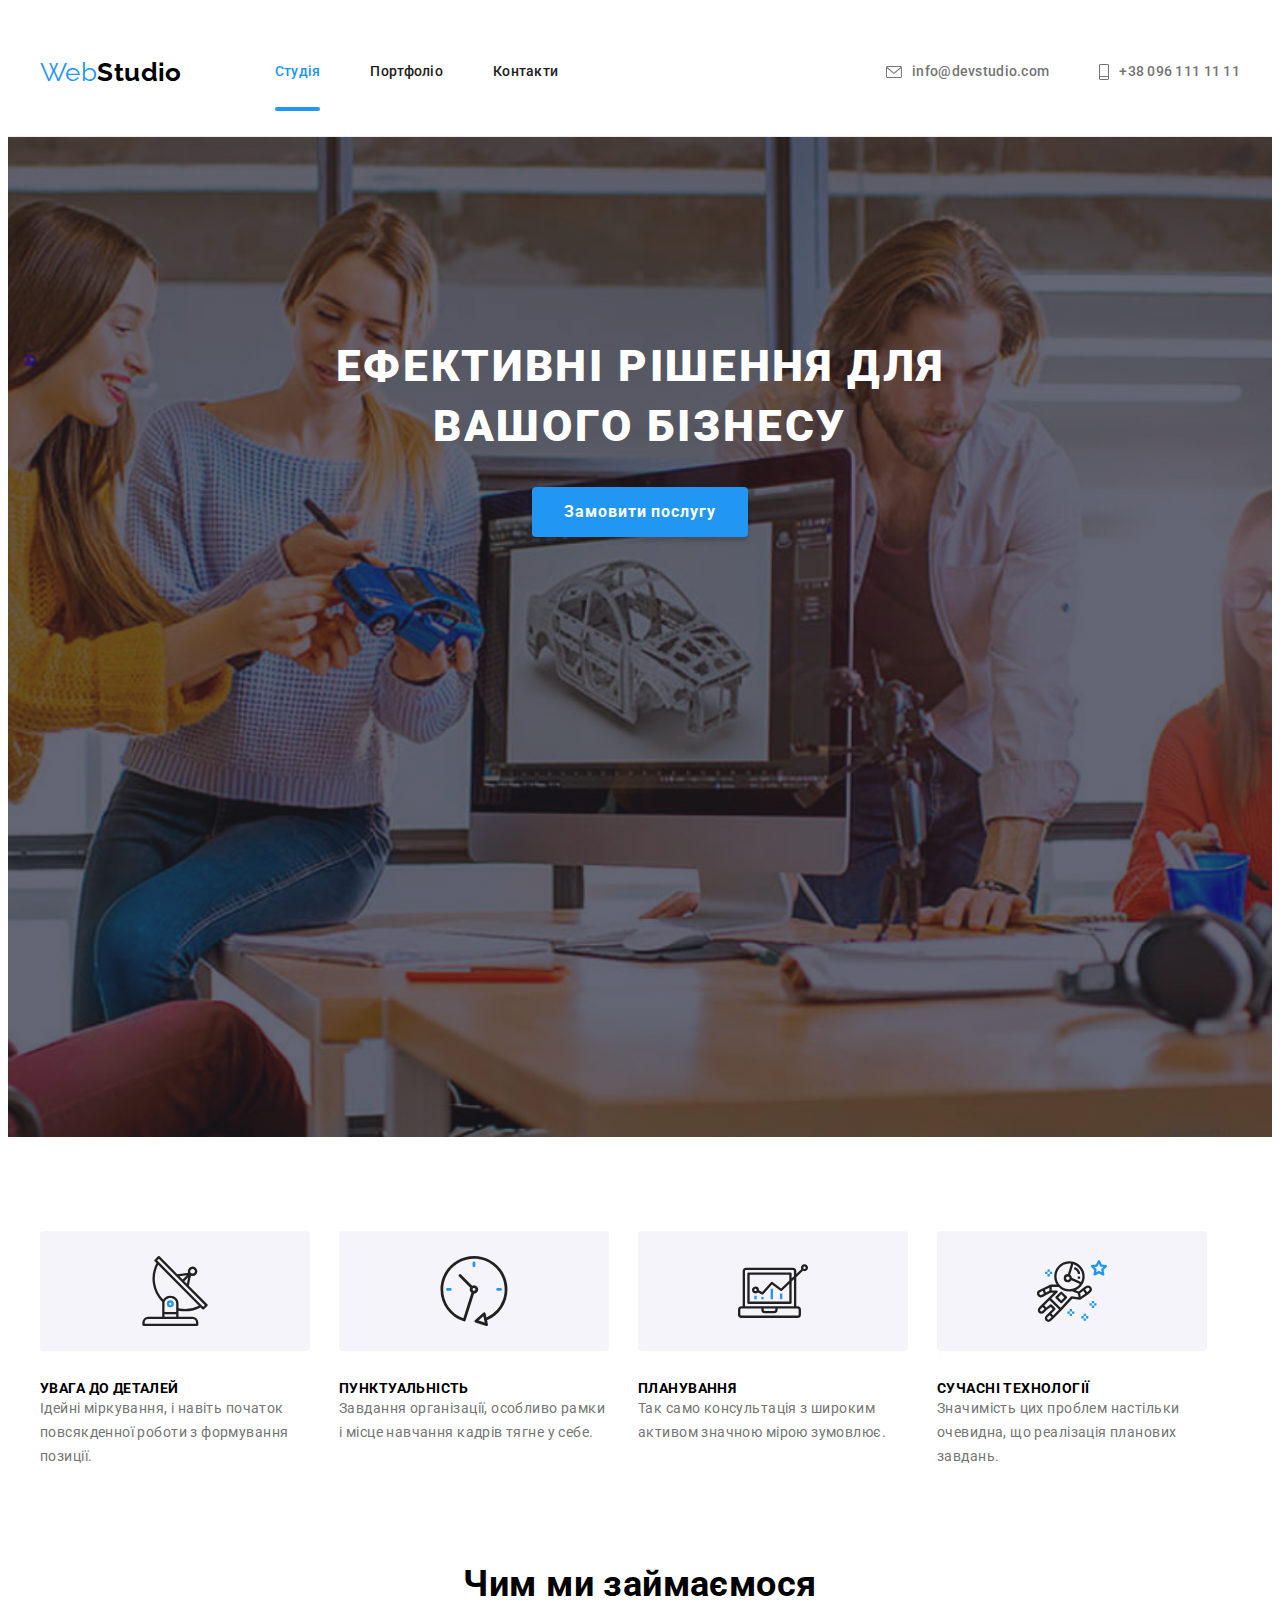
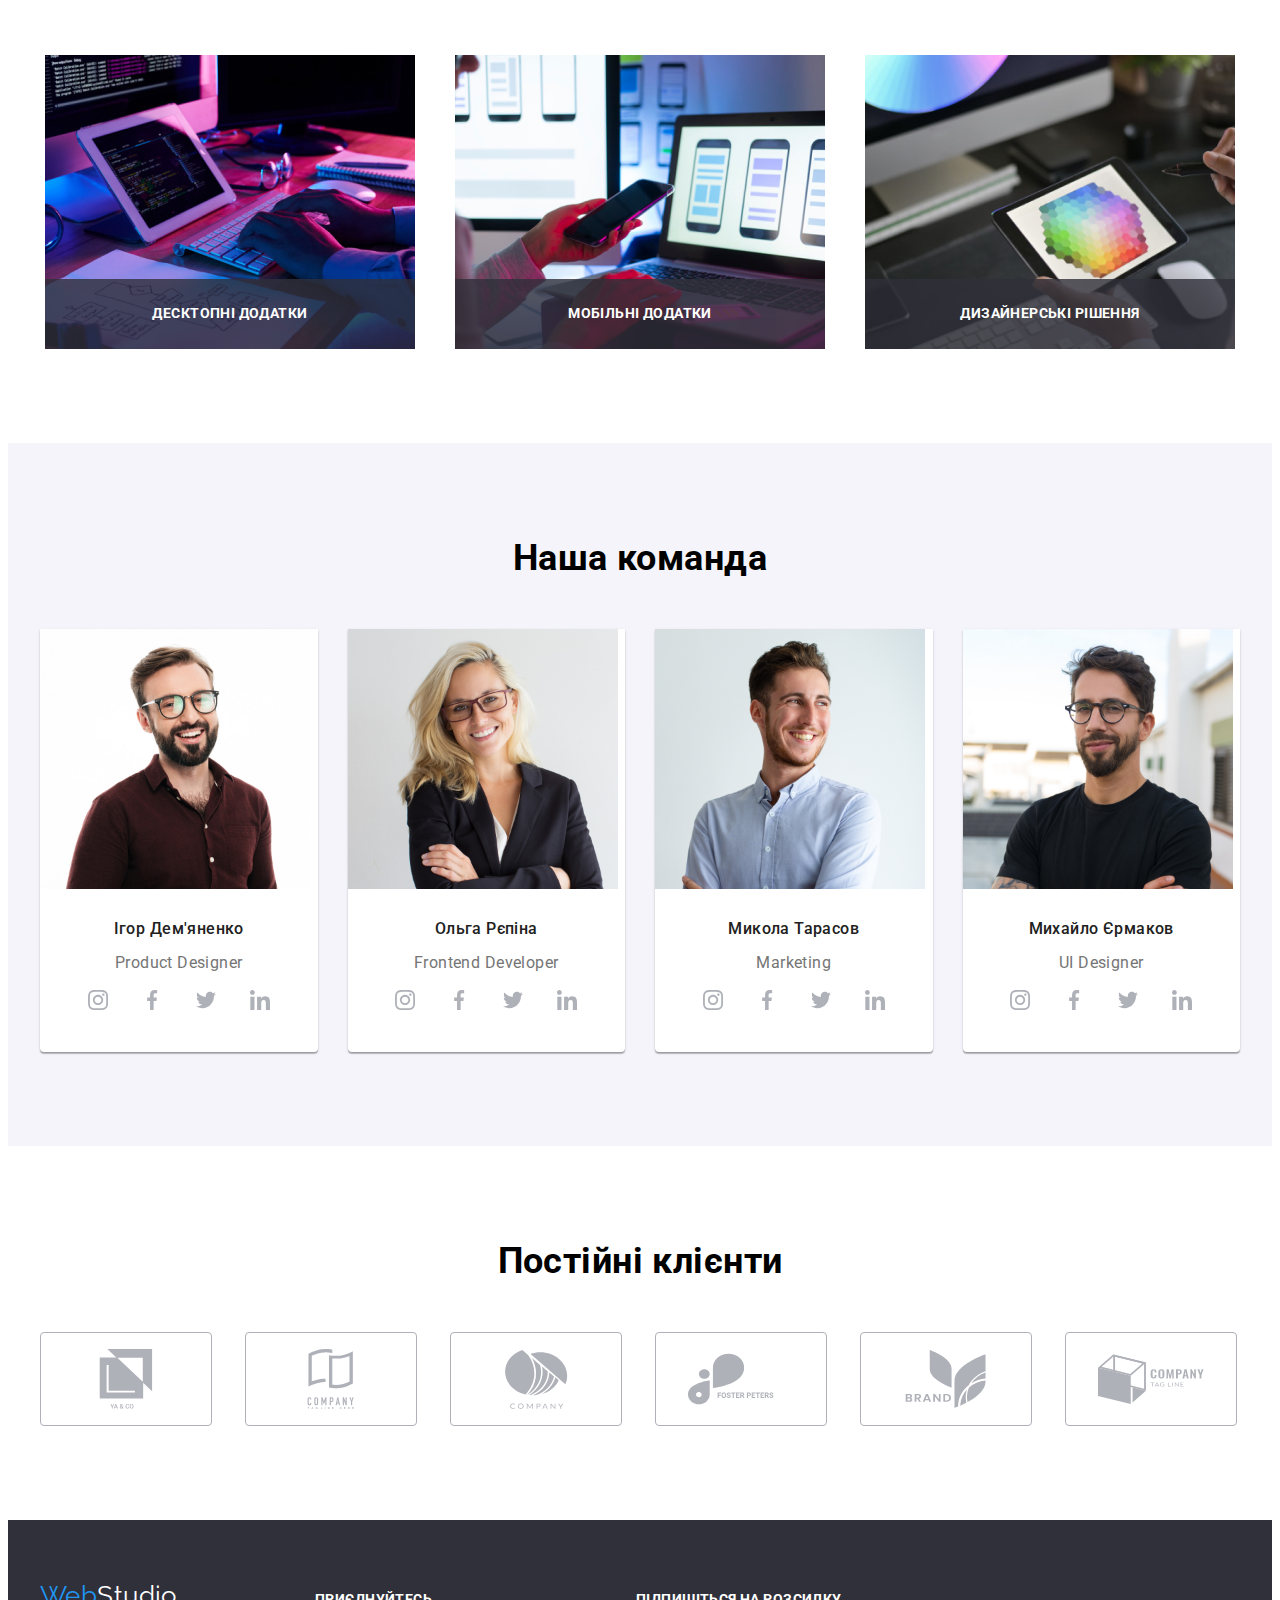
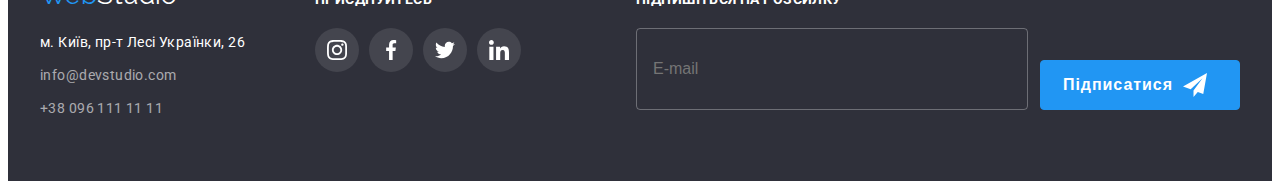
<file: index.html>
<!DOCTYPE html>
<html lang="uk">
  <head>
    <meta charset="UTF-8" />
    <meta http-equiv="X-UA-Compatible" content="IE=edge" />
    <meta name="viewport" content="width=device-width, initial-scale=1.0" />
    <title>Студія</title>
    <link rel="preconnect" href="https://fonts.googleapis.com" />
    <link rel="preconnect" href="https://fonts.gstatic.com" crossorigin />
    <link
      href="https://fonts.googleapis.com/css2?family=Raleway:wght@700&family=Roboto:wght@400;500;700;900&display=swap"
      rel="stylesheet"
    />
    <link
      rel="stylesheet"
      href="https://cdnjs.cloudflare.com/ajax/libs/modern-normalize/1.1.0/modern-normalize.min.css"
      integrity="sha512-wpPYUAdjBVSE4KJnH1VR1HeZfpl1ub8YT/NKx4PuQ5NmX2tKuGu6U/JRp5y+Y8XG2tV+wKQpNHVUX03MfMFn9Q=="
      crossorigin="anonymous"
      referrerpolicy="no-referrer"
    />
    <!-- <link rel="stylesheet" href="./css/styles.css"> -->
    <link rel="stylesheet" href="./css/main.min.css">
  </head>
  <body>
    <header class="header">
      <div class="container header__container">
        <nav class="nav">
          <a class="logo" href="./index.html" lang="en"
            >Web<span class="logo__web logo--dark">Studio</span></a
          >
          <ul class="menu list">
            <li><a href="./index.html" class="menu__link current">Студія</a></li>
            <li><a href="./portfolio.html" class="menu__link">Портфоліо</a></li>
            <li><a href="" class="menu__link">Контакти</a></li>
          </ul>
        </nav>
        <ul class="connect header__connect">
          <li>
            <a class="connect__link" href="mailto:info@devstudio.com">
              <svg class="connect__icon" width="16" height="12">
                <use href="./images/symbol-defs.svg#icon-envelope"></use>
              </svg>
              info@devstudio.com</a
            >
          </li>
          <li>
            <a class="connect__link" href="tel:+380961111111">
              <svg class="connect__icon" width="10" height="16">
                <use href="./images/symbol-defs.svg#icon-vector"></use>
              </svg>
              +38 096 111 11 11</a
            >
          </li>
        </ul>
      </div>
    </header>
    <main>
      <section class="hero section">
        <div class="container hero__container">
          <h1 class="hero__title">Ефективні рішення для вашого бізнесу</h1>
          <button data-modal-open class="hero__button" type="button">
            Замовити послугу
          </button>
        </div>
      </section>
      <section class="advantages section">
        <div class="container advantage__container">
          <h2 class="visually-hidden">Переваги</h2>
          <ul class="list info__list">
            <li class="info__list-item icon-antenna">
              <h3 class="info__list-title">УВАГА ДО ДЕТАЛЕЙ</h3>
              <p class="info__list-text">
                Ідейні міркування, і навіть початок повсякденної роботи з
                формування позиції.
              </p>
            </li>
            <li class="info__list-item icon-clock">
              <h3 class="info__list-title">ПУНКТУАЛЬНІСТЬ</h3>
              <p class="info__list-text">
                Завдання організації, особливо рамки і місце навчання кадрів
                тягне у себе.
              </p>
            </li>
            <li class="info__list-item icon-diagram">
              <h3 class="info__list-title">ПЛАНУВАННЯ</h3>
              <p class="info__list-text">
                Так само консультація з широким активом значною мірою зумовлює.
              </p>
            </li>
            <li class="info__list-item icon-astronaut">
              <h3 class="info__list-title">СУЧАСНІ ТЕХНОЛОГІЇ</h3>
              <p class="info__list-text">
                Значимість цих проблем настільки очевидна, що реалізація
                планових завдань.
              </p>
            </li>
          </ul>
        </div>
      </section>
      <section class="section about">
        <div class="container about__content">
          <h2 class="section__title">Чим ми займаємося</h2>
          <ul class="picture__list list">
            <li class="picture__list-photo">
              <img
                src="./images/about-1.jpg"
                alt="планшет, клавіатура, мишка"
                width="370"
                height="294"
              />
              <p class="picture__list-text">Десктопні додатки</p>
            </li>
            <li class="picture__list-photo">
              <img
                src="./images/about-2.jpg"
                alt="телефон"
                width="370"
                height="294"
              />
              <p class="picture__list-text">Мобільні додатки</p>
            </li>
            <li class="picture__list-photo">
              <img
                src="./images/about-3.jpg"
                alt="планшет, палітра кольорів"
                width="370"
                height="294"
              />
              <p class="picture__list-text">Дизайнерські рішення</p>
            </li>
          </ul>
        </div>
      </section>
      <section class="team section">
        <div class="container team__container">
          <h2 class="section__title">Наша команда</h2>
          <ul class="team__list list">
            <li class="team__list-picture">
              <img
                src="./images/team-1.jpg"
                alt="Ігор Дем'яненко"
                width="270"
                height="260"
              />
              <div class="team__content">
                <h3 class="team__content-name">Ігор Дем'яненко</h3>
                <p class="team__content-position" lang="en">Product Designer</p>
                <ul class="team__social">
                  <li class="team__social-item list">
                    <a class="team__social-link" href="">
                      <svg class="team__social-icon" width="20" height="20">
                        <use
                          href="./images/symbol-defs.svg#icon-instagram"
                        ></use>
                      </svg>
                    </a>
                  </li>
                  <li class="team__social-item list">
                    <a class="team__social-link" href="">
                      <svg class="team__social-icon" width="20" height="20">
                        <use
                          href="./images/symbol-defs.svg#icon-facebook"
                        ></use>
                      </svg>
                    </a>
                  </li>
                  <li class="team__social-item list">
                    <a class="team__social-link" href="">
                      <svg class="team__social-icon" width="20" height="20">
                        <use href="./images/symbol-defs.svg#icon-twitter"></use>
                      </svg>
                    </a>
                  </li>
                  <li class="team__social-item list">
                    <a class="team__social-link" href="">
                      <svg class="team__social-icon" width="20" height="20">
                        <use
                          href="./images/symbol-defs.svg#icon-linkedin"
                        ></use>
                      </svg>
                    </a>
                  </li>
                </ul>
              </div>
            </li>
            <li class="team__list-picture">
              <img
                src="./images/team-2.jpg"
                alt="Ольга Рєпіна"
                width="270"
                height="260"
              />
              <div class="team__content">
                <h3 class="team__content-name">Ольга Рєпіна</h3>
                <p class="team__content-position" lang="en">Frontend Developer</p>
                <ul class="team__social">
                  <li class="team__social-item list">
                    <a class="team__social-link" href="">
                      <svg class="team__social-icon" width="20" height="20">
                        <use
                          href="./images/symbol-defs.svg#icon-instagram"
                        ></use>
                      </svg>
                    </a>
                  </li>
                  <li class="team__social-item list">
                    <a class="team__social-link" href="">
                      <svg class="team__social-icon" width="20" height="20">
                        <use
                          href="./images/symbol-defs.svg#icon-facebook"
                        ></use>
                      </svg>
                    </a>
                  </li>
                  <li class="team__social-item list">
                    <a class="team__social-link" href="">
                      <svg class="team__social-icon" width="20" height="20">
                        <use href="./images/symbol-defs.svg#icon-twitter"></use>
                      </svg>
                    </a>
                  </li>
                  <li class="team__social-item list">
                    <a class="team__social-link" href="">
                      <svg class="team__social-icon" width="20" height="20">
                        <use
                          href="./images/symbol-defs.svg#icon-linkedin"
                        ></use>
                      </svg>
                    </a>
                  </li>
                </ul>
              </div>
            </li>
            <li class="team__list-picture">
              <img
                src="./images/team-3.jpg"
                alt="Микола Тарасов"
                width="270"
                height="260"
              />
              <div class="team__content">
                <h3 class="team__content-name">Микола Тарасов</h3>
                <p class="team__content-position" lang="en">Marketing</p>
                <ul class="team__social">
                  <li class="team__social-item list">
                    <a class="team__social-link" href="">
                      <svg class="team__social-icon" width="20" height="20">
                        <use
                          href="./images/symbol-defs.svg#icon-instagram"
                        ></use>
                      </svg>
                    </a>
                  </li>
                  <li class="team__social-item list">
                    <a class="team__social-link" href="">
                      <svg class="team__social-icon" width="20" height="20">
                        <use
                          href="./images/symbol-defs.svg#icon-facebook"
                        ></use>
                      </svg>
                    </a>
                  </li>
                  <li class="team__social-item list">
                    <a class="team__social-link" href="">
                      <svg class="team__social-icon" width="20" height="20">
                        <use href="./images/symbol-defs.svg#icon-twitter"></use>
                      </svg>
                    </a>
                  </li>
                  <li class="team__social-item list">
                    <a class="team__social-link" href="">
                      <svg class="team__social-icon" width="20" height="20">
                        <use
                          href="./images/symbol-defs.svg#icon-linkedin"
                        ></use>
                      </svg>
                    </a>
                  </li>
                </ul>
              </div>
            </li>
            <li class="team__list-picture">
              <img
                src="./images/team-4.jpg"
                alt="Михайло Єрмаков"
                width="270"
                height="260"
              />
              <div class="team__content">
                <h3 class="team__content-name">Михайло Єрмаков</h3>
                <p class="team__content-position" lang="en">UI Designer</p>
                <ul class="team__social">
                  <li class="team__social-item list">
                    <a class="team__social-link" href="">
                      <svg class="team__social-icon" width="20" height="20">
                        <use
                          href="./images/symbol-defs.svg#icon-instagram"
                        ></use>
                      </svg>
                    </a>
                  </li>
                  <li class="team__social-item list">
                    <a class="team__social-link" href="">
                      <svg class="team__social-icon" width="20" height="20">
                        <use
                          href="./images/symbol-defs.svg#icon-facebook"
                        ></use>
                      </svg>
                    </a>
                  </li>
                  <li class="team__social-item list">
                    <a class="team__social-link" href="">
                      <svg class="team__social-icon" width="20" height="20">
                        <use href="./images/symbol-defs.svg#icon-twitter"></use>
                      </svg>
                    </a>
                  </li>
                  <li class="team__social-item list">
                    <a class="team__social-link" href="">
                      <svg class="team__social-icon" width="20" height="20">
                        <use
                          href="./images/symbol-defs.svg#icon-linkedin"
                        ></use>
                      </svg>
                    </a>
                  </li>
                </ul>
              </div>
            </li>
          </ul>
        </div>
      </section>
      <section class="section customers">
        <div class="container customers__container ">
          <h2 class="section__title">Постійні клієнти</h2>
          <ul class="customer__list list">
            <li class="customers__item">
              <a class="customers__link link" href="">
                <svg class="customers__icon" width="106" height="60">
                  <use href="./images/symbol-defs.svg#icon-group-1"></use>
                </svg>
              </a>
            </li>
            <li class="customers__item">
              <a class="customers__link link" href="">
                <svg class="customers__icon" width="106" height="60">
                  <use href="./images/symbol-defs.svg#icon-group-2"></use>
                </svg>
              </a>
            </li>
            <li class="customers__item">
              <a class="customers__link link" href="">
                <svg class="customers__icon" width="106" height="60">
                  <use href="./images/symbol-defs.svg#icon-group-3"></use>
                </svg>
              </a>
            </li>
            <li class="customers__item">
              <a class="customers__link link" href="">
                <svg class="customers__icon" width="106" height="60">
                  <use href="./images/symbol-defs.svg#icon-group-4"></use>
                </svg>
              </a>
            </li>
            <li class="customers__item">
              <a class="customers__link link" href="">
                <svg class="customers__icon" width="106" height="60">
                  <use href="./images/symbol-defs.svg#icon-group-5"></use>
                </svg>
              </a>
            </li>
            <li class="customers__item">
              <a class="customers__link link" href="">
                <svg class="customers__icon" width="106" height="60">
                  <use href="./images/symbol-defs.svg#icon-group-6"></use>
                </svg>
              </a>
            </li>
          </ul>
        </div>
      </section>
    </main>
    <footer class="footer">
      <div class="container about-container">
        <div class="footer-content">
          <a class="footer-logo logo" href="./index.html" lang="en"
            >Web<span class="logo--light">Studio</span></a
          >
          <address class="address">
            <ul class="list">
              <li class="address-info">
                <a
                  class="footer-address"
                  href="https://goo.gl/maps/BVRUFuVAuVkGGyoq6"
                  target="_blank"
                  rel="noopener noreferrer nofollow"
                  >м. Київ, пр-т Лесі Українки, 26</a
                >
              </li>
              <li class="address-info">
                <a class="footer-link" href="mailto:info@devstudio.com"
                  >info@devstudio.com</a
                >
              </li>
              <li class="address-info">
                <a class="footer-link" href="tel:+380961111111"
                  >+38 096 111 11 11</a
                >
              </li>
            </ul>
          </address>
        </div>
        <div class="footer-networking">
          <p class="footer-title">приєднуйтесь</p>
          <ul class="footer-list">
            <li class="footer-item list">
              <a class="social-link" href="">
                <svg class="footer-icon" width="20" height="20">
                  <use href="./images/symbol-defs.svg#icon-instagram"></use>
                </svg>
              </a>
            </li>
            <li class="footer-item list">
              <a class="social-link" href="">
                <svg class="footer-icon" width="20" height="20">
                  <use href="./images/symbol-defs.svg#icon-facebook"></use>
                </svg>
              </a>
            </li>
            <li class="footer-item list">
              <a class="social-link" href="">
                <svg class="footer-icon" width="20" height="20">
                  <use href="./images/symbol-defs.svg#icon-twitter"></use>
                </svg>
              </a>
            </li>
            <li class="footer-item list">
              <a class="social-link" href="">
                <svg class="footer-icon" width="20" height="20">
                  <use href="./images/symbol-defs.svg#icon-linkedin"></use>
                </svg>
              </a>
            </li>
          </ul>
        </div>
        <div class="footer-sign">
          <p class="footer-form-name">Підпишіться на розсилку</p>
          <form class="footer-label">
            <label>
              <input
                id="sign-mail"
                type="email"
                name="sign-mail"
                class="sign-input"
                placeholder="E-mail"
              />
            </label>
            <button type="submit" class="sign-btn">
              Підписатися
              <svg class="sign-icon" width="24" height="24">
                <use href="./images/symbol-defs.svg#icon-send"></use>
              </svg>
            </button>
          </form>
        </div>
      </div>
    </footer>
    <div class="backdrop is-hidden" data-modal>
      <div class="modal">
        <button class="btn-close" data-modal-close>
          <svg class="btn-icon" width="18" height="18">
            <use href="./images/symbol-defs.svg#icon-close"></use>
          </svg>
        </button>
        <form class="form">
          <p class="modal-form">Залиште свої дані, ми вам передзвонимо</p>
          <div class="group-form">
            <div class="form-field">
              <label for="name" class="form-label">Ім'я</label>
              <input
                type="text"
                class="form-input"
                name="name"
                id="name"
                required
              />
              <svg class="form-icon" width="18" height="18">
                <use href="./images/symbol-defs.svg#icon-person-form"></use>
              </svg>
            </div>
            <div class="form-field">
              <label for="tel" class="form-label">Телефон</label>
              <input
                type="tel"
                class="form-input"
                name="tel"
                id="tel"
                required
              />
              <svg class="form-icon" width="18" height="18">
                <use href="./images/symbol-defs.svg#icon-phone-form"></use>
              </svg>
            </div>
            <div class="form-field">
              <label for="email" class="form-label">Пошта</label>
              <input
                type="email"
                class="form-input"
                name="email"
                id="email"
                required
              />
              <svg class="form-icon" width="18" height="18">
                <use href="./images/symbol-defs.svg#icon-email-form"></use>
              </svg>
            </div>
            <div class="form-field field-comment">
              <label for="comment" class="form-label">Коментар</label>
              <textarea
                class="form-comment"
                name="comment"
                id="comment"
                rows="5"
                placeholder="Введіть текст"
              ></textarea>
            </div>
          </div>
          <label class="modal-agree">
            <input
              type="checkbox"
              name="agree"
              id="agree"
              class="checkbox-input"
              required
            />
            <span class="checkbox-check">
              <svg width="16" height="15" class="check-icon">
                <use href="./images/icon-check.svg"></use>
              </svg>
            </span>
            <span class="modal-checkbox-label"
              >Погоджуюся з розсилкою та приймаю
              <a href="#" class="agreement">Умови договору</a>
            </span>
          </label>
          <button type="submit" class="modal-btn">Відправити</button>
        </form>
      </div>
    </div>
    <script src="./modal.js"></script>
    <!-- <script src="./js menu/mobile-menu.js"></script> -->
  </body>
</html>
</file>
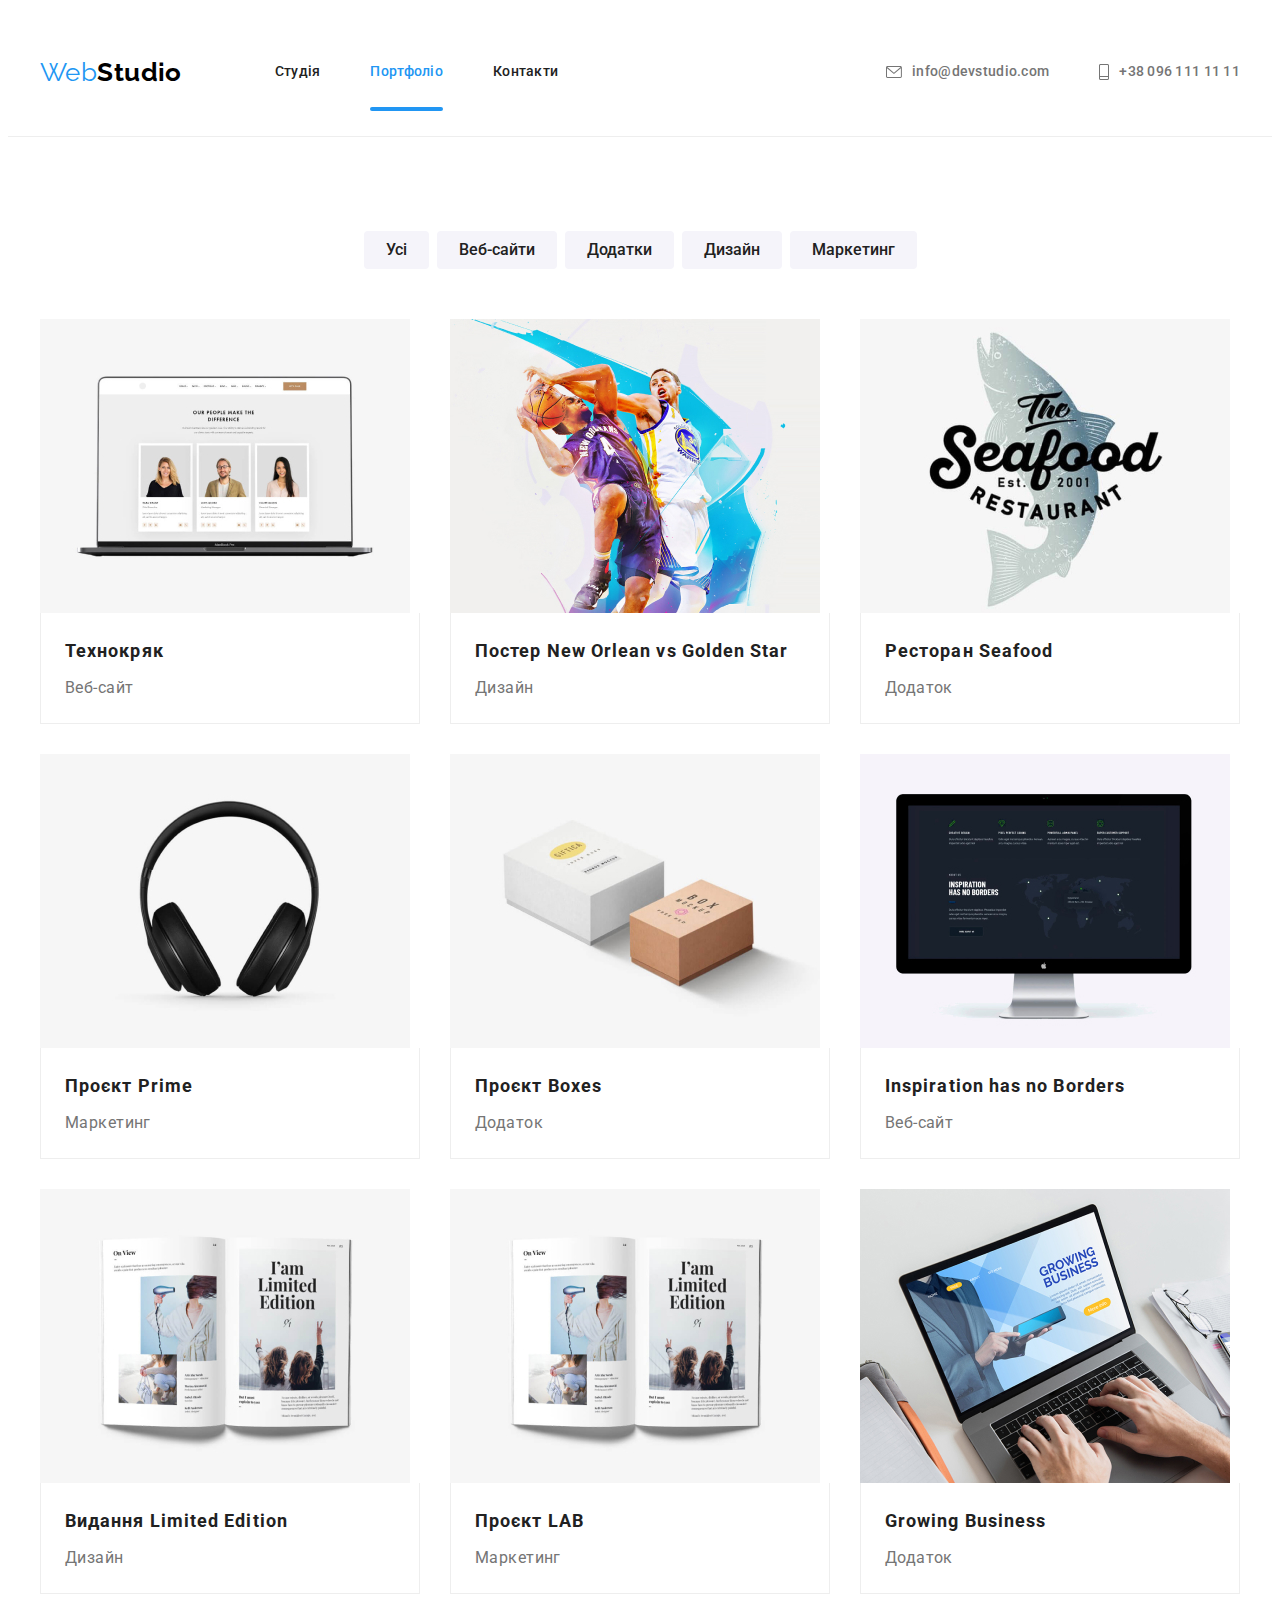
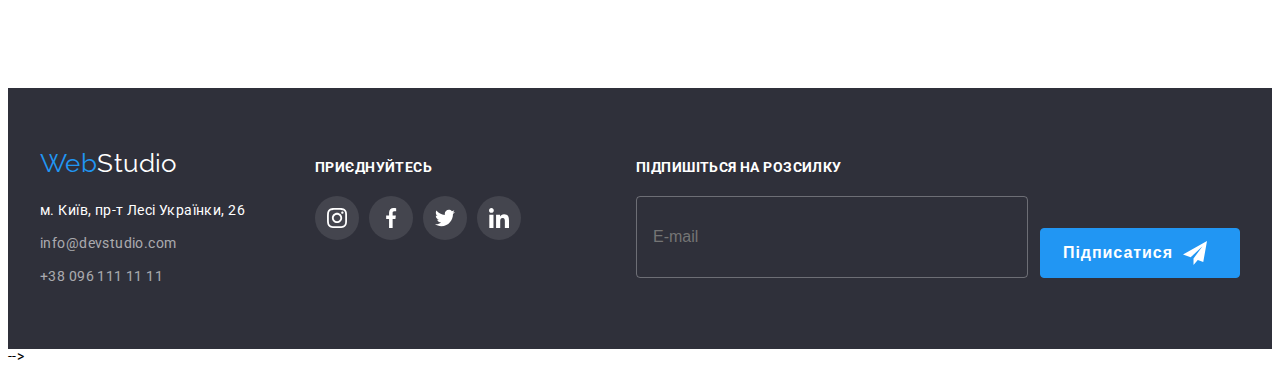
<file: portfolio.html>
<!DOCTYPE html>
<html lang="uk">
  <head>
    <meta charset="UTF-8">
    <meta http-equiv="X-UA-Compatible" content="IE=edge">
    <meta name="viewport" content="width=device-width, initial-scale=1.0">
    <title>Портфоліо</title>
    <link rel="preconnect" href="https://fonts.googleapis.com">
    <link rel="preconnect" href="https://fonts.gstatic.com" crossorigin>
    <link href="https://fonts.googleapis.com/css2?family=Raleway:wght@700&family=Roboto:wght@400;500;700;900&display=swap" rel="stylesheet">
    <link rel="stylesheet" href="https://cdnjs.cloudflare.com/ajax/libs/modern-normalize/1.1.0/modern-normalize.min.css" integrity="sha512-wpPYUAdjBVSE4KJnH1VR1HeZfpl1ub8YT/NKx4PuQ5NmX2tKuGu6U/JRp5y+Y8XG2tV+wKQpNHVUX03MfMFn9Q==" crossorigin="anonymous" referrerpolicy="no-referrer">
   <!-- <link rel="stylesheet" href="./css/styles.css"> -->
    <link rel="stylesheet" href="./css/main.min.css">
  </head>
  <body>
        <header class="header">
          <div class="container header__container">
            <nav class="nav">
              <a class="logo" href="./index.html" lang="en">Web<span class="logo__web logo--dark">Studio</span></a>
              <ul class="menu list">
                <li><a href="./index.html" class="menu__link">Студія</a></li>
                <li><a href="./portfolio.html" class="menu__link current">Портфоліо</a></li>
                <li><a href="" class="menu__link">Контакти</a></li>
              </ul>
            </nav>
            <ul class="connect header__connect">
              <li>
                <a class="connect__link" href="mailto:info@devstudio.com">
                  <svg class="connect__icon" width="16" height="12">
                    <use href="./images/symbol-defs.svg#icon-envelope"></use>
                  </svg>
                  info@devstudio.com</a>
              </li>
              <li>
                <a class="connect__link" href="tel:+380961111111">
                  <svg class="connect__icon" width="10" height="16">
                    <use href="./images/symbol-defs.svg#icon-vector"></use>
                  </svg>
                  +38 096 111 11 11</a>
              </li>
            </ul>
          </div>
        </header>
    <main>
      <!-- навігація сторінки -->

      <section class="section filter">
        <div class="container container__filter">
          <h1 class="visually-hidden">Навігація сторінки</h1>
          <ul class="buttons__list list">
            <li class="buttons__list-item">
              <button class="buttons__list-btn" type="button">Усі</button>
            </li>
            <li class="buttons__list-item">
              <button class="buttons__list-btn" type="button">Веб-сайти</button>
            </li>
            <li class="buttons__list-item">
              <button class="buttons__list-btn" type="button">Додатки</button>
            </li>
            <li class="buttons__list-item">
              <button class="buttons__list-btn" type="button">Дизайн</button>
            </li>
            <li class="buttons__list-item">
              <button class="buttons__list-btn" type="button">Маркетинг</button>
            </li>
          </ul>

          <!-- контент сторінки -->
          <ul class="portfolio list">
            <li class="portfolio__item">
              <a href="" class="portfolio__item-link">
                <div class="portfolio__description">
                  <img src="./images/technoquack.jpg" alt="Технокряк" width="370" height="294">
                  <p class="portfolio__description-text">
                  Ресурс пропонує комплексні пропозиції з різним рівнем функціоналу та сервісів.
                  Все це дозволить відвідувачу отримати вичерпні відомості про компанію чи
                  приватну особу.</p>
                </div>
                <div class="portfolio__text">
                <h2 class="portfolio__text-title">Технокряк</h2>
                <p class="portfolio__text-name">Веб-сайт</p>
                </div>
              </a>
            </li>
            <li class="portfolio__item">
              <a href="" class="portfolio__item-link">
                <div class="portfolio__description">
              <img src="./images/poster-new-orlean.jpg" alt="poster new orlean" width="370" height="294">
              <p class="portfolio__description-text">
                Ресурс пропонує комплексні пропозиції з різним рівнем функціоналу та сервісів.
                Все це дозволить відвідувачу отримати вичерпні відомості про компанію чи
                приватну особу.
              </p>
            </div>
              <div class="portfolio__text">
                <h2 class="portfolio__text-title">Постер New Orlean vs Golden Star</h2>
                <p class="portfolio__text-name">Дизайн</p>
              </div>
              </a>
            </li>
            <li class="portfolio__item">
              <a href="" class="portfolio__item-link">
                <div class="portfolio__description">
              <img src="./images/seafood.jpg" alt="Ресторан Seafood" width="370" height="294">
              <p class="portfolio__description-text">
                Ресурс пропонує комплексні пропозиції з різним рівнем функціоналу та сервісів.
                Все це дозволить відвідувачу отримати вичерпні відомості про компанію чи
                приватну особу.
              </p>
            </div>
              <div class="portfolio__text">
                <h2 class="portfolio__text-title">Ресторан Seafood</h2>
                <p class="portfolio__text-name">Додаток</p>
              </div>
              </a>
            </li>
            <li class="portfolio__item">
              <a href="" class="portfolio__item-link">
                <div class="portfolio__description">
              <img src="./images/pr.jpg" alt="prime" width="370" height="294">
                <p class="portfolio__description-text">
                  Ресурс пропонує комплексні пропозиції з різним рівнем функціоналу та сервісів.
                  Все це дозволить відвідувачу отримати вичерпні відомості про компанію чи
                  приватну особу.
                </p>
            </div>
              <div class="portfolio__text">
                <h2 class="portfolio__text-title">Проєкт Prime</h2>
                <p class="portfolio__text-name">Маркетинг</p>
              </div>
              </a>
            </li>
            <li class="portfolio__item">
              <a href="" class="portfolio__item-link">
                <div class="portfolio__description">
              <img src="./images/cartons.jpg" alt="boxes" width="370" height="294">
              <p class="portfolio__description-text">
                Ресурс пропонує комплексні пропозиції з різним рівнем функціоналу та сервісів.
                Все це дозволить відвідувачу отримати вичерпні відомості про компанію чи
                приватну особу.
              </p>
            </div>
              <div class="portfolio__text">
                <h2 class="portfolio__text-title"> Проєкт Boxes</h2>
                <p class="portfolio__text-name">Додаток</p>
              </div>
              </a>
            </li>
            <li class="portfolio__item">
              <a href="" class="portfolio__item-link">
              <div class="portfolio__description">
              <img src="./images/inspiration-has-no-borders.jpg" alt="InspirationhasnoBorders" width="370" height="294">
              <p class="portfolio__description-text">
                Ресурс пропонує комплексні пропозиції з різним рівнем функціоналу та сервісів.
                Все це дозволить відвідувачу отримати вичерпні відомості про компанію чи
                приватну особу.
              </p>
              </div>
              <div class="portfolio__text">
                <h2 class="portfolio__text-title">Inspiration has no Borders</h2>
                <p class="portfolio__text-name">Веб-сайт</p>
              </div>
              </a>
            </li>
            <li class="portfolio__item">
              <a href="" class="portfolio__item-link">
                <div class="portfolio__description">
              <img src="./images/limited-edition.jpg" alt="ВиданняLimitedEdition" width="370" height="294">
              <p class="portfolio__description-text">
                Ресурс пропонує комплексні пропозиції з різним рівнем функціоналу та сервісів.
                Все це дозволить відвідувачу отримати вичерпні відомості про компанію чи
                приватну особу.
               </p>
            </div>
              <div class="portfolio__text">
                <h2 class="portfolio__text-title">Видання Limited Edition</h2>
                <p class="portfolio__text-name">Дизайн</p>
              </div>
              </a>
            </li>
            <li class="portfolio__item">
              <a href="" class="portfolio__item-link">
                <div class="portfolio__description">
              <img src="./images/limited-edition.jpg" alt="lab" width="370" height="294">
              <p class="portfolio__description-text">
                 Ресурс пропонує комплексні пропозиції з різним рівнем функціоналу та сервісів.
                 Все це дозволить відвідувачу отримати вичерпні відомості про компанію чи
                 приватну особу.
                </p>
            </div>
              <div class="portfolio__text">
                <h2 class="portfolio__text-title">Проєкт LAB</h2>
                <p class="portfolio__text-name">Маркетинг</p>
              </div>
              </a>
            </li>
            <li class="portfolio__item">
              <a href="" class="portfolio__item-link">
                <div class="portfolio__description">
              <img src="./images/growing-business.jpg" alt="GrowingBusiness" width="370" height="294">
              <p class="portfolio__description-text">
                Ресурс пропонує комплексні пропозиції з різним рівнем функціоналу та сервісів.
                Все це дозволить відвідувачу отримати вичерпні відомості про компанію чи
                приватну особу.
              </p>
              </div>
              <div class="portfolio__text">
                <h2 class="portfolio__text-title">Growing Business</h2>
                <p class="portfolio__text-name">Додаток</p>
              </div>
              </a>
            </li>
          </ul>
        </div>
      </section>
    </main>
    
    <!--контакти-->

      <footer class="footer">
        <div class="container about-container">
          <div class="footer-content">
            <a class="footer-logo logo" href="./index.html" lang="en">Web<span class="logo--light">Studio</span></a>
            <address class="address">
              <ul class="list">
                <li class="address-info">
                  <a class="footer-address" href="https://goo.gl/maps/BVRUFuVAuVkGGyoq6" target="_blank"
                    rel="noopener noreferrer nofollow">м. Київ, пр-т Лесі Українки, 26</a>
                </li>
                <li class="address-info">
                  <a class="footer-link" href="mailto:info@devstudio.com">info@devstudio.com</a>
                </li>
                <li class="address-info">
                  <a class="footer-link" href="tel:+380961111111">+38 096 111 11 11</a>
                </li>
              </ul>
            </address>
          </div>
          <div class="footer-networking">
            <p class="footer-title">приєднуйтесь</p>
            <ul class="footer-list">
              <li class="footer-item list">
                <a class="social-link" href="">
                  <svg class="footer-icon" width="20" height="20">
                    <use href="./images/symbol-defs.svg#icon-instagram"></use>
                  </svg>
                </a>
              </li>
              <li class="footer-item list">
                <a class="social-link" href="">
                  <svg class="footer-icon" width="20" height="20">
                    <use href="./images/symbol-defs.svg#icon-facebook"></use>
                  </svg>
                </a>
              </li>
              <li class="footer-item list">
                <a class="social-link" href="">
                  <svg class="footer-icon" width="20" height="20">
                    <use href="./images/symbol-defs.svg#icon-twitter"></use>
                  </svg>
                </a>
              </li>
              <li class="footer-item list">
                <a class="social-link" href="">
                  <svg class="footer-icon" width="20" height="20">
                    <use href="./images/symbol-defs.svg#icon-linkedin"></use>
                  </svg>
                </a>
              </li>
            </ul>
          </div>
          <div class="footer-sign">
            <p class="footer-form-name">Підпишіться на розсилку</p>
            <form class="footer-label">
              <label>
                <input id="sign-mail" type="email" name="sign-mail" class="sign-input" placeholder="E-mail" />
              </label>
              <button type="submit" class="sign-btn">
                Підписатися
                <svg class="sign-icon" width="24" height="24">
                  <use href="./images/symbol-defs.svg#icon-send"></use>
                </svg>
              </button>
            </form>
          </div>
        </div>
      </footer>
  </body>
</html> -->
</file>
<file: css/main.min.css>
:root{--background-color: #ffffff;--second-text-color: #2196f3;--hover-second-color: #188ce8;--owner-text-color: #757575;--font-main-color: #212121;--buttons-color: #f5f4fa;--background-footer-color: #2f303a;--main-font: "Roboto", sans-serif;--border-color: #eeeeee;--icon-color: #afb1b8;--footer-text-color: rgba(255, 255, 255, -0.6);--text-decoration: none;--timing-function: cubic-bezier(0.4, 0, 0.2, 1)}.sign-btn,.social-link,.customers__link,.team__social-link,.picture__list-text,.header__connect,.menu,.nav,.header>.header__container,.modal-btn,.checkbox-check,.modal-agree,.modal-form,.btn-close,.logo{display:-webkit-box;display:-ms-flexbox;display:flex;-webkit-box-align:center;-ms-flex-align:center;align-items:center}.visually-hidden{position:absolute;width:1px;height:1px;margin:-1px;border:0;padding:0;white-space:nowrap;-webkit-clip-path:inset(100%);clip-path:inset(100%);clip:rect(0 0 0 0);overflow:hidden}h1,h2,h3,h4,h5,h6,p{padding:0;border:0;margin:0}ul{margin:0;padding-left:0;list-style:none}img{display:block;max-width:100%}body{font-size:14px;line-height:1.14;letter-spacing:.03em;font-family:var(--main-font);background-color:var(--background-color)}.list{list-style:none;padding:0;margin:0}.logo{font-family:"Raleway",sans-serif;font-size:26px;line-height:1.19;-webkit-text-decoration:var(--text-decoration);text-decoration:var(--text-decoration);color:var(--second-text-color)}.logo__web{font-weight:700;margin:0px 93px 0px 0px}.footer-logo{display:-webkit-box;display:-ms-flexbox;display:flex;margin-right:0px;margin-bottom:20px}.logo--dark{color:#000}.logo--light{color:var(--background-color)}.container{width:100%;min-width:320px;margin:0 auto;padding:0 15px}@media screen and (min-width: 480px){.container{width:480px}}@media screen and (min-width: 768px){.container{width:768px}}@media screen and (min-width: 1200px){.container{width:1200px}}.section{padding:94px 0}.section__title{font-size:36px;line-height:1.17;text-align:center;margin-bottom:50px}.hero__button{font-weight:700;font-size:16px;line-height:1.88;letter-spacing:.06em;border:1px solid rgba(0,0,0,0);border-radius:4px;background-color:var(--second-text-color);color:var(--background-color);-webkit-box-shadow:0px 4px 4px rgba(0,0,0,.15);box-shadow:0px 4px 4px rgba(0,0,0,.15);cursor:pointer;font-family:inherit;min-width:216px;height:50px;margin:0 auto;text-align:center;display:inline-block;-webkit-transition:background-color 250ms cubic-bezier(0.4, 0, 0.2, 1);transition:background-color 250ms cubic-bezier(0.4, 0, 0.2, 1)}.hero__button:hover,.hero__button:focus{background-color:var(--hover-second-color)}.backdrop{position:fixed;background:rgba(0,0,0,.2);width:100%;height:100%;left:0px;top:0px;opacity:1;-webkit-transition:opacity 250ms linear,visibility 250ms linear;transition:opacity 250ms linear,visibility 250ms linear}.modal{border-radius:4px;position:absolute;top:50%;left:50%;padding:40px;width:528px;min-height:581px;background-color:var(--background-color);-webkit-transform:translate(-50%, -50%);transform:translate(-50%, -50%);-webkit-transition:-webkit-transform 250ms var(--timing-function);transition:-webkit-transform 250ms var(--timing-function);transition:transform 250ms var(--timing-function);transition:transform 250ms var(--timing-function), -webkit-transform 250ms var(--timing-function);-webkit-box-shadow:0px 1px 3px rgba(0,0,0,.12),0px 1px 1px rgba(0,0,0,.14),0px 2px 1px rgba(0,0,0,.2);box-shadow:0px 1px 3px rgba(0,0,0,.12),0px 1px 1px rgba(0,0,0,.14),0px 2px 1px rgba(0,0,0,.2)}.backdrop.is-hidden{visibility:hidden;opacity:0;pointer-events:none}.backdrop.is-hidden .modal{-webkit-transform:translate(-50%, -50%) rotateX(90deg);transform:translate(-50%, -50%) rotateX(90deg)}.btn-icon{right:0}.modal{border-radius:4px;width:528px;height:581px;position:absolute;top:50%;left:50%;-webkit-transform:translate(-50%, -50%);transform:translate(-50%, -50%);background-color:var(--background-color);-webkit-box-shadow:0px 1px 3px rgba(0,0,0,.12),0px 1px 1px rgba(0,0,0,.14),0px 2px 1px rgba(0,0,0,.2);box-shadow:0px 1px 3px rgba(0,0,0,.12),0px 1px 1px rgba(0,0,0,.14),0px 2px 1px rgba(0,0,0,.2);-webkit-transform:translate(-50%, -50%) scale(1);transform:translate(-50%, -50%) scale(1);-webkit-transition:-webkit-transform 250ms linear;transition:-webkit-transform 250ms linear;transition:transform 250ms linear;transition:transform 250ms linear, -webkit-transform 250ms linear}.btn-close{border:1px solid rgba(0,0,0,.1);border-radius:50%;background-color:rgba(0,0,0,0);width:30px;height:30px;top:10px;right:10px;position:absolute;-webkit-box-pack:center;-ms-flex-pack:center;justify-content:center;cursor:pointer;-webkit-transition:fill 250ms cubic-bezier(0.4, 0, 0.2, 1);transition:fill 250ms cubic-bezier(0.4, 0, 0.2, 1)}.btn-close:hover,.btn-close:focus{fill:var(--second-text-color);-webkit-transition:fill 250ms cubic-bezier(0.4, 0, 0.2, 1);transition:fill 250ms cubic-bezier(0.4, 0, 0.2, 1)}.is-hidden{opacity:0;visibility:hidden;pointer-events:none}.modal-form{font-weight:700;font-size:20px;line-height:1.15;letter-spacing:.03em;margin-bottom:12px;text-align:center;color:var(--font-main-color)}.group-form{margin-bottom:20px}.form-field{position:relative;margin-bottom:10px;display:-webkit-box;display:-ms-flexbox;display:flex;-webkit-box-orient:vertical;-webkit-box-direction:normal;-ms-flex-direction:column;flex-direction:column}.form-label{margin-bottom:4px}.form-field label{font-weight:400;font-size:12px;line-height:1.17;letter-spacing:.01em;color:var(--owner-text-color)}.form-field input{border:1px solid rgba(33,33,33,.2);border-radius:4px;width:100%;height:40px;padding:12px 42px}.field-comment:not(:last-child){margin-bottom:0px}.form-input{border:1px solid rgba(33,33,33,.2);border-radius:4px;cursor:pointer;-webkit-transition:border 250ms cubic-bezier(0.4, 0, 0.2, 1);transition:border 250ms cubic-bezier(0.4, 0, 0.2, 1)}.form-input:focus{border:1px solid var(--second-text-color);outline:none}.form-icon{position:absolute;left:12px;bottom:11px;fill:var(--font-main-color);-webkit-transition:fill 250ms cubic-bezier(0.4, 0, 0.2, 1);transition:fill 250ms cubic-bezier(0.4, 0, 0.2, 1)}.form-input:focus~.form-icon{fill:var(--second-text-color)}.form-comment{border:1px solid rgba(33,33,33,.2);border-radius:4px;width:448px;height:120px;resize:none;padding:12px 16px;-webkit-transition:border 250ms cubic-bezier(0.4, 0, 0.2, 1);transition:border 250ms cubic-bezier(0.4, 0, 0.2, 1)}.form-comment:focus{border:1px solid var(--second-text-color);outline:none;-webkit-transition:border 250ms cubic-bezier(0.4, 0, 0.2, 1);transition:border 250ms cubic-bezier(0.4, 0, 0.2, 1)}.modal-agree{-webkit-box-pack:center;-ms-flex-pack:center;justify-content:center;margin-bottom:30px;-webkit-box-align:baseline;-ms-flex-align:baseline;align-items:baseline}.checkbox-input{position:absolute;clip:rect(0 0 0 0);width:1px;height:1px;margin:-1px}.modal-checkbox-label{margin-left:7px;cursor:pointer;color:var(--owner-text-color);line-height:1.71}.checkbox-check{border:2px solid var(--font-main-color);border-radius:1px;position:relative;-webkit-box-pack:center;-ms-flex-pack:center;justify-content:center;width:16px;height:15px;fill:rgba(0,0,0,0);cursor:pointer;-webkit-transition:fill 250ms var(--timing-function),border-color 250ms var(--timing-function);transition:fill 250ms var(--timing-function),border-color 250ms var(--timing-function)}.checkbox-input:checked+.checkbox-check{border-color:var(--second-text-color);background-color:var(--second-text-color);background-image:url(../images/icon-check.svg);background-size:contain;background-origin:border-box}.check-icon{display:-webkit-box;display:-ms-flexbox;display:flex;position:absolute}.agreement{-webkit-text-decoration-line:underline;text-decoration-line:underline;color:var(--second-text-color)}.modal-btn{border-radius:4px;font-weight:700;font-size:16px;line-height:1.88;letter-spacing:.06em;font-family:"Roboto" sans-serif;margin-left:auto;margin-right:auto;padding:10px 52px;width:200px;height:50px;text-align:center;color:var(--background-color);background-color:var(--second-text-color);border-color:rgba(0,0,0,0);cursor:pointer;-webkit-transition:-webkit-box-shadow 250ms cubic-bezier(0.4, 0, 0.2, 1);transition:-webkit-box-shadow 250ms cubic-bezier(0.4, 0, 0.2, 1);transition:box-shadow 250ms cubic-bezier(0.4, 0, 0.2, 1);transition:box-shadow 250ms cubic-bezier(0.4, 0, 0.2, 1), -webkit-box-shadow 250ms cubic-bezier(0.4, 0, 0.2, 1)}.modal-btn:hover,.modal-btn:focus{background-color:var(--hover-second-color);-webkit-box-shadow:0px 4px 4px rgba(0,0,0,.15);box-shadow:0px 4px 4px rgba(0,0,0,.15);-webkit-transition:background-color 250ms cubic-bezier(0.4, 0, 0.2, 1),-webkit-box-shadow 250ms cubic-bezier(0.4, 0, 0.2, 1);transition:background-color 250ms cubic-bezier(0.4, 0, 0.2, 1),-webkit-box-shadow 250ms cubic-bezier(0.4, 0, 0.2, 1);transition:box-shadow 250ms cubic-bezier(0.4, 0, 0.2, 1),background-color 250ms cubic-bezier(0.4, 0, 0.2, 1);transition:box-shadow 250ms cubic-bezier(0.4, 0, 0.2, 1),background-color 250ms cubic-bezier(0.4, 0, 0.2, 1),-webkit-box-shadow 250ms cubic-bezier(0.4, 0, 0.2, 1)}.header{background-color:var(--background-color);display:-webkit-box;display:-ms-flexbox;display:flex}.header{height:80px;padding:24px 0;border-bottom:1px solid var(--border-color)}.header a:hover,.header a:focus{color:var(--second-text-color)}.menu{gap:50px}.menu__link.current::after{border-radius:4px;position:absolute;content:"";width:100%;height:4px;left:0;background-color:var(--second-text-color);bottom:-32px}.menu__link.current{position:relative}.header__connect{margin-left:auto;gap:50px}.menu__link{color:var(--font-main-color)}.connect__link,.menu__link{font-weight:500;letter-spacing:.02em;-webkit-text-decoration:var(--text-decoration);text-decoration:var(--text-decoration);-webkit-transition:color 250ms var(--timing-function);transition:color 250ms var(--timing-function)}.connect__link{display:-webkit-box;display:-ms-flexbox;display:flex;-webkit-box-align:center;-ms-flex-align:center;align-items:center;color:var(--owner-text-color);-webkit-text-decoration:var(--text-decoration);text-decoration:var(--text-decoration)}.menu__link.current,.contact-link.current{color:var(--second-text-color)}.connect__icon{fill:currentColor;margin-right:10px}.hero{background-color:var(--background-footer-color);text-align:center;padding-top:200px;padding-bottom:200px;background-image:-webkit-gradient(linear, left top, left bottom, from(rgba(47, 48, 58, 0.4)), to(rgba(47, 48, 58, 0.4))),url(../images/img-hero.jpg);background-image:linear-gradient(rgba(47, 48, 58, 0.4), rgba(47, 48, 58, 0.4)),url(../images/img-hero.jpg);background-repeat:no-repeat;background-position:center;background-size:cover;max-width:1600px;height:600px;margin:0 auto}.container__hero{display:block;text-align:center}.hero__title{font-weight:900;font-size:44px;line-height:1.36;letter-spacing:.06em;text-align:center;text-transform:uppercase;color:var(--background-color);width:696px;margin-bottom:30px;margin-left:auto;margin-right:auto;text-align:center}.about{padding-top:0}.picture__list{display:-webkit-box;display:-ms-flexbox;display:flex;-ms-flex-wrap:wrap;flex-wrap:wrap;gap:30px}.picture__list-photo{margin:auto;position:relative}.picture__list-text{font-weight:700;font-size:14px;line-height:1.14;letter-spacing:.03em;position:absolute;text-align:center;text-transform:uppercase;width:100%;-webkit-box-pack:center;-ms-flex-pack:center;justify-content:center;min-height:70px;background-color:rgba(47,48,58,.8);color:var(--background-color);bottom:0;margin-bottom:0}.info__list{display:-webkit-box;display:-ms-flexbox;display:flex;gap:29px}.info__list-item{max-width:270px}.info__list-item:first-child{margin-left:0}.info__list-item::before{display:block;content:"";height:120px;background-position:center;background-repeat:no-repeat;background-color:var(--buttons-color);margin-bottom:30px;border-radius:4px}.icon-antenna::before{background-image:url("../images/antenna.svg")}.icon-clock::before{background-image:url("../images/clock.svg")}.icon-diagram::before{background-image:url("../images/diagram.svg")}.icon-astronaut::before{background-image:url("../images/astronaut.svg")}.info__list-title{font-weight:700;font-size:10px;line-height:1.14;font-size:inherit;text-transform:uppercase}.info__list-text{color:var(--owner-text-color);line-height:1.71}.team{background:var(--buttons-color)}@media screen and (min-width: 1200px){.team{padding:94px 0}}.team__list{display:-webkit-box;display:-ms-flexbox;display:flex;-webkit-box-align:center;-ms-flex-align:center;align-items:center;-ms-flex-wrap:wrap;flex-wrap:wrap;gap:30px}.section__title{margin-top:0;margin-bottom:30px;font-weight:700;font-size:28px;line-height:1.17;text-align:center}@media screen and (min-width: 1200px){.section__title{margin-bottom:50px;font-size:36px}}.team__list-picture{background:var(--background-color);border-bottom-left-radius:4px;border-bottom-right-radius:4px;-webkit-box-shadow:0px 1px 3px rgba(0,0,0,.12),0px 1px 1px rgba(0,0,0,.14),0px 2px 1px rgba(0,0,0,.2);box-shadow:0px 1px 3px rgba(0,0,0,.12),0px 1px 1px rgba(0,0,0,.14),0px 2px 1px rgba(0,0,0,.2);width:100%}@media screen and (min-width: 768px){.team__list-picture{-ms-flex-preferred-size:calc((100% - 30px)/2);flex-basis:calc((100% - 30px)/2)}}@media screen and (min-width: 1200px){.team__list-picture{-ms-flex-preferred-size:calc((100% - 90px)/4);flex-basis:calc((100% - 90px)/4)}}.team__content{padding:30px 0 30px 0}.team__content-name{font-weight:500;font-size:16px;line-height:1.19;font-weight:500;font-size:16px;line-height:1.19;text-align:center;color:var(--font-main-color);margin-bottom:10px}.team__content-position{font-size:16px;line-height:1.88;font-size:16px;line-height:1.88;color:var(--owner-text-color);text-align:center}.team__social{display:-webkit-box;display:-ms-flexbox;display:flex;-webkit-box-pack:center;-ms-flex-pack:center;justify-content:center;gap:10px;padding:0}.team__social-link{border-radius:50%;width:44px;height:44px;background-color:inherit;-webkit-box-pack:center;-ms-flex-pack:center;justify-content:center;color:var(--icon-color);-webkit-transition-property:background-color,color;transition-property:background-color,color;-webkit-transition-duration:250ms;transition-duration:250ms;-webkit-transition-timing-function:var(--timing-function);transition-timing-function:var(--timing-function)}.team__social-link:hover,.team__social-link:focus{background-color:var(--second-text-color);color:var(--background-color)}.team__social-icon{fill:currentColor}.customer__list{display:-webkit-box;display:-ms-flexbox;display:flex;gap:30px}.customers__item{width:calc((100% - 150px + 12px)/6);display:-webkit-box;display:-ms-flexbox;display:flex}.customers__link{border:1px solid var(--icon-color);border-radius:4px;width:170px;height:92px;-webkit-box-pack:center;-ms-flex-pack:center;justify-content:center;color:var(--icon-color);-webkit-transition-property:border-color,color;transition-property:border-color,color;-webkit-transition-duration:250ms;transition-duration:250ms;-webkit-transition-timing-function:var(--timing-function);transition-timing-function:var(--timing-function)}.customers__link:hover,.customers__link:focus{color:var(--second-text-color);border-color:var(--second-text-color)}.customers__icon{fill:currentColor}.footer{background:var(--background-footer-color);padding-top:60px;padding-bottom:60px}.footer-address{font-style:normal;text-decoration:none;line-height:1.71;color:var(--background-color);display:block}.address-info:not(:last-child){margin-bottom:9px}.footer-link{font-style:normal;text-decoration:none;line-height:1.71;color:rgba(255,255,255,.6);margin-bottom:9px;-webkit-transition:color 250ms var(--timing-function);transition:color 250ms var(--timing-function)}.footer-link:hover,.footer-link:focus{color:var(--second-text-color)}.about-container{display:-webkit-box;display:-ms-flexbox;display:flex;-webkit-box-align:baseline;-ms-flex-align:baseline;align-items:baseline}.footer-networking{margin-left:70px}.social-link{border-radius:50%;width:44px;height:44px;background-color:rgba(255,255,255,.1);-webkit-box-pack:center;-ms-flex-pack:center;justify-content:center;-webkit-transition:background-color 250ms var(--timing-function);transition:background-color 250ms var(--timing-function)}.social-link:hover,.social-link:focus{background-color:var(--second-text-color)}.footer-icon{fill:var(--background-color)}.social-link{color:currentColor}.footer-title{font-weight:700;font-size:14px;line-height:1.14;letter-spacing:.03em;text-transform:uppercase;color:var(--background-color);margin-bottom:20px;-webkit-box-pack:center;-ms-flex-pack:center;justify-content:center}.footer-list{display:-webkit-box;display:-ms-flexbox;display:flex;gap:10px}.footer-sign{margin-left:auto}.footer-label{display:-webkit-box;display:-ms-flexbox;display:flex}.footer-form-name{display:inline-block;margin-bottom:20px;font-weight:700;line-height:1.14;text-transform:uppercase;color:var(--background-color)}.sign-input{border:1px solid rgba(255,255,255,.3);border-radius:4px;margin-right:12px;padding:15px 16px;width:358px;height:50px;font-weight:400;font-size:16px;line-height:20px;color:var(--background-color);background-color:rgba(0,0,0,0);-webkit-box-shadow:drop-shadow(0px 4px 4px rgba(0, 0, 0, 0.15));box-shadow:drop-shadow(0px 4px 4px rgba(0, 0, 0, 0.15))}.sign-btn{border:1px solid var(--second-text-color);border-radius:4px;-webkit-box-pack:center;-ms-flex-pack:center;justify-content:center;margin-top:auto;width:200px;height:50px;font-size:16px;font-weight:700;line-height:1.875;letter-spacing:.06em;color:var(--background-color);background-color:var(--second-text-color);-webkit-transition:background-color 250ms var(--timing-function),-webkit-box-shadow 250ms var(--timing-function);transition:background-color 250ms var(--timing-function),-webkit-box-shadow 250ms var(--timing-function);transition:background-color 250ms var(--timing-function),box-shadow 250ms var(--timing-function);transition:background-color 250ms var(--timing-function),box-shadow 250ms var(--timing-function),-webkit-box-shadow 250ms var(--timing-function);cursor:pointer}.sign-btn:hover,.sign-btn:focus{background-color:var(--hover-second-color);-webkit-box-shadow:0px 4px 4px rgba(0,0,0,.15);box-shadow:0px 4px 4px rgba(0,0,0,.15)}.sign-icon{margin:10px;fill:currentColor}.buttons__list{display:-webkit-box;display:-ms-flexbox;display:flex;-webkit-box-pack:center;-ms-flex-pack:center;justify-content:center;margin-bottom:50px}.buttons__list-item:not(:last-child){margin-right:8px}.buttons__list-btn{font-weight:500;font-size:16px;line-height:1.62;border:none;border-radius:4px;background-color:var(--buttons-color);color:var(--font-main-color);font-family:inherit;text-align:center;cursor:pointer;padding:0;display:inline-block;padding:6px 22px;-webkit-transition-property:background-color,color,-webkit-box-shadow;transition-property:background-color,color,-webkit-box-shadow;transition-property:background-color,box-shadow,color;transition-property:background-color,box-shadow,color,-webkit-box-shadow;-webkit-transition-duration:250ms;transition-duration:250ms;-webkit-transition-timing-function:var(--timing-function);transition-timing-function:var(--timing-function)}.buttons__list-btn:hover,.buttons__list-btn:focus{background-color:var(--second-text-color);color:var(--background-color);-webkit-box-shadow:0px 1px 1px rgba(0,0,0,.12),0px 4px 4px rgba(0,0,0,.06),1px 4px 6px rgba(0,0,0,.16);box-shadow:0px 1px 1px rgba(0,0,0,.12),0px 4px 4px rgba(0,0,0,.06),1px 4px 6px rgba(0,0,0,.16)}.portfolio{display:-webkit-box;display:-ms-flexbox;display:flex;-ms-flex-wrap:wrap;flex-wrap:wrap;gap:30px}.portfolio__item{display:block;width:calc((100% - 60px)/3);position:relative}.portfolio__item:hover .portfolio__description-text{-webkit-transform:translateY(0);transform:translateY(0)}.portfolio__item-link{display:block;-webkit-text-decoration:var(--text-decoration);text-decoration:var(--text-decoration);-webkit-transition:-webkit-box-shadow 250ms var(--timing-function);transition:-webkit-box-shadow 250ms var(--timing-function);transition:box-shadow 250ms var(--timing-function);transition:box-shadow 250ms var(--timing-function), -webkit-box-shadow 250ms var(--timing-function)}.portfolio__item-link:hover,.portfolio__item-link:focus{-webkit-box-shadow:0px 1px 1px rgba(0,0,0,.12),0px 4px 4px rgba(0,0,0,.06),1px 4px 6px rgba(0,0,0,.16);box-shadow:0px 1px 1px rgba(0,0,0,.12),0px 4px 4px rgba(0,0,0,.06),1px 4px 6px rgba(0,0,0,.16)}.portfolio__description-text{font-weight:400;font-size:18px;line-height:1.56;letter-spacing:.03em;position:absolute;color:var(--background-color);background:rgba(33,150,243,.9);position:absolute;height:calc(100% + 1px);width:inherit;top:0;left:0;padding:63px 24px;display:-webkit-box;display:-ms-flexbox;display:flex;-webkit-box-pack:center;-ms-flex-pack:center;justify-content:center;overflow:auto;-webkit-transform:translateY(100%);transform:translateY(100%);-webkit-transition-duration:250ms;transition-duration:250ms;-webkit-transition-timing-function:var(--timing-function);transition-timing-function:var(--timing-function);-webkit-transition-property:-webkit-transform;transition-property:-webkit-transform;transition-property:transform;transition-property:transform, -webkit-transform}.portfolio__description{position:relative;overflow:hidden}.portfolio__text{border:1px;padding:20px 24px;border-style:solid;border-top-width:0;border-top-style:hidden;border-color:var(--border-color)}.portfolio__text-title{font-size:18px;line-height:2;letter-spacing:.06em;color:var(--font-main-color);margin-bottom:4px}.portfolio__text-name{font-size:16px;line-height:1.88;font-size:16px;line-height:1.88;color:var(--owner-text-color)}/*# sourceMappingURL=main.min.css.map */
</file>
